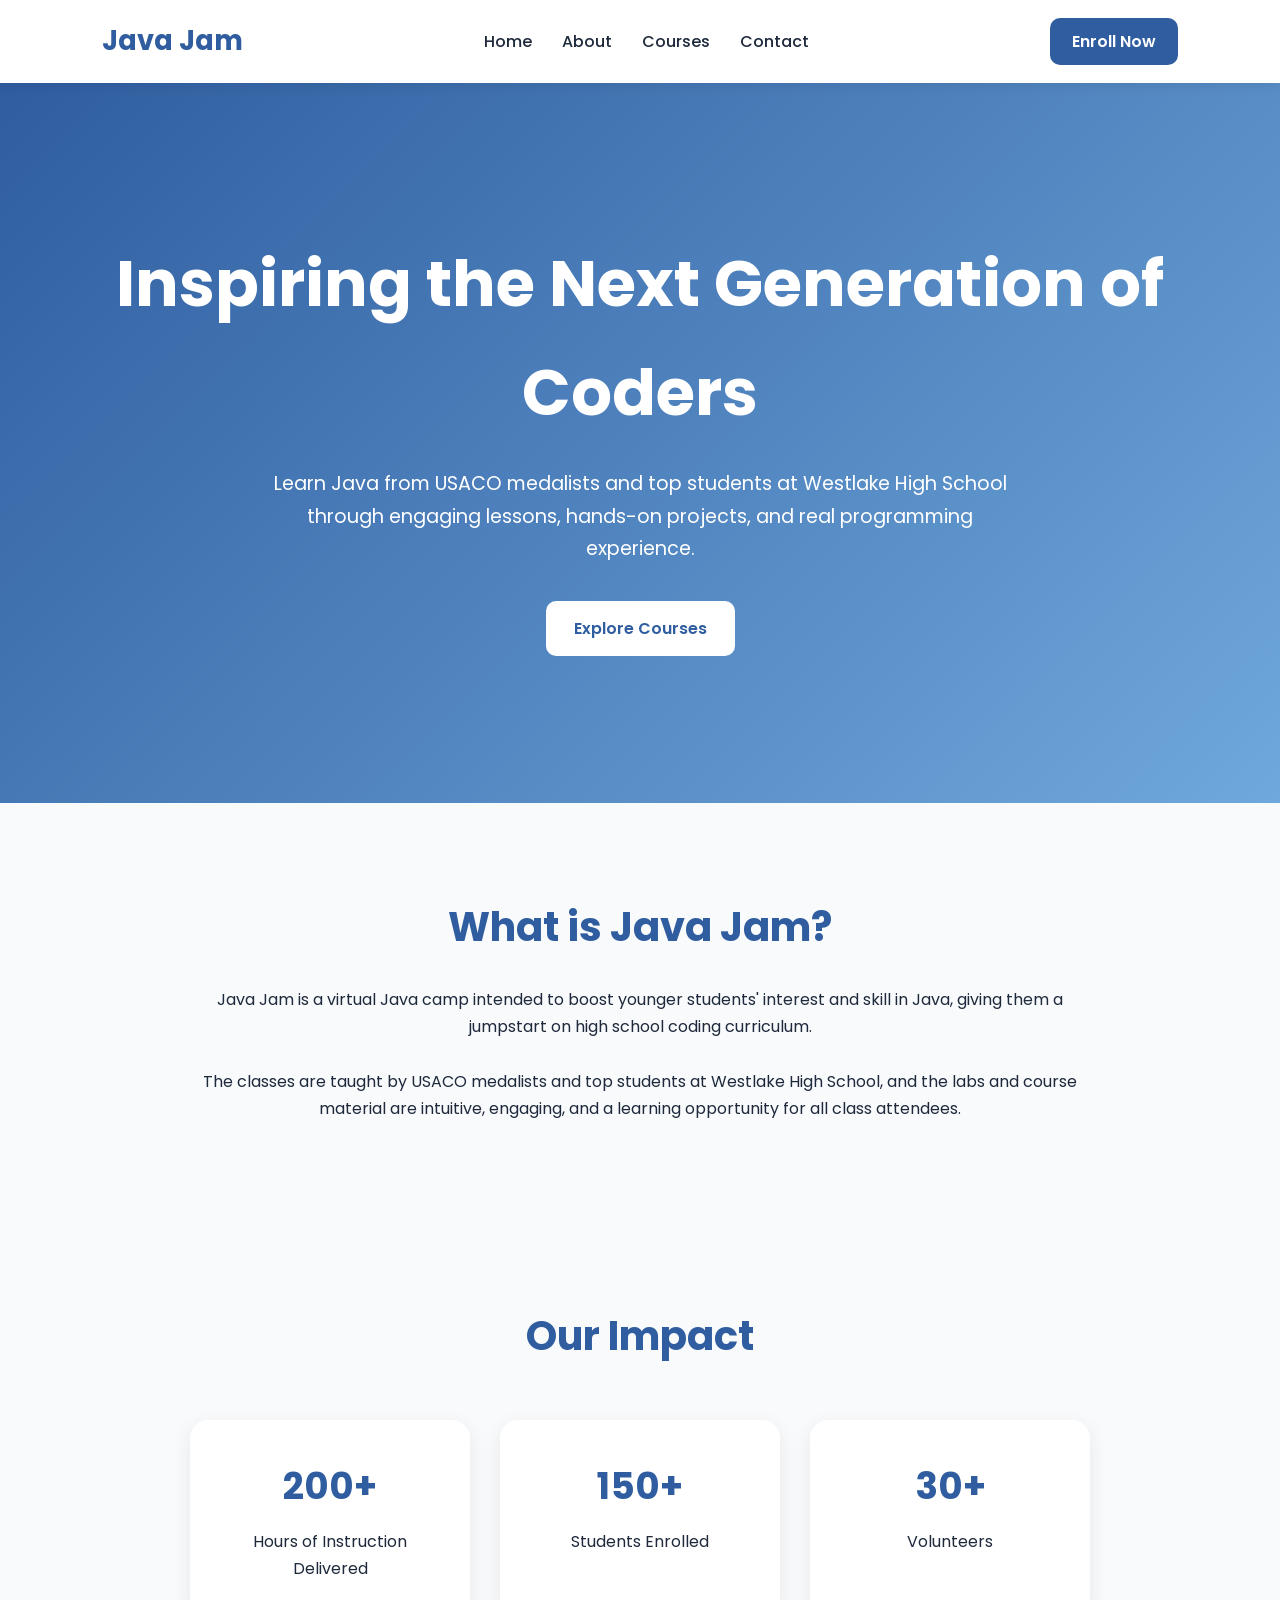
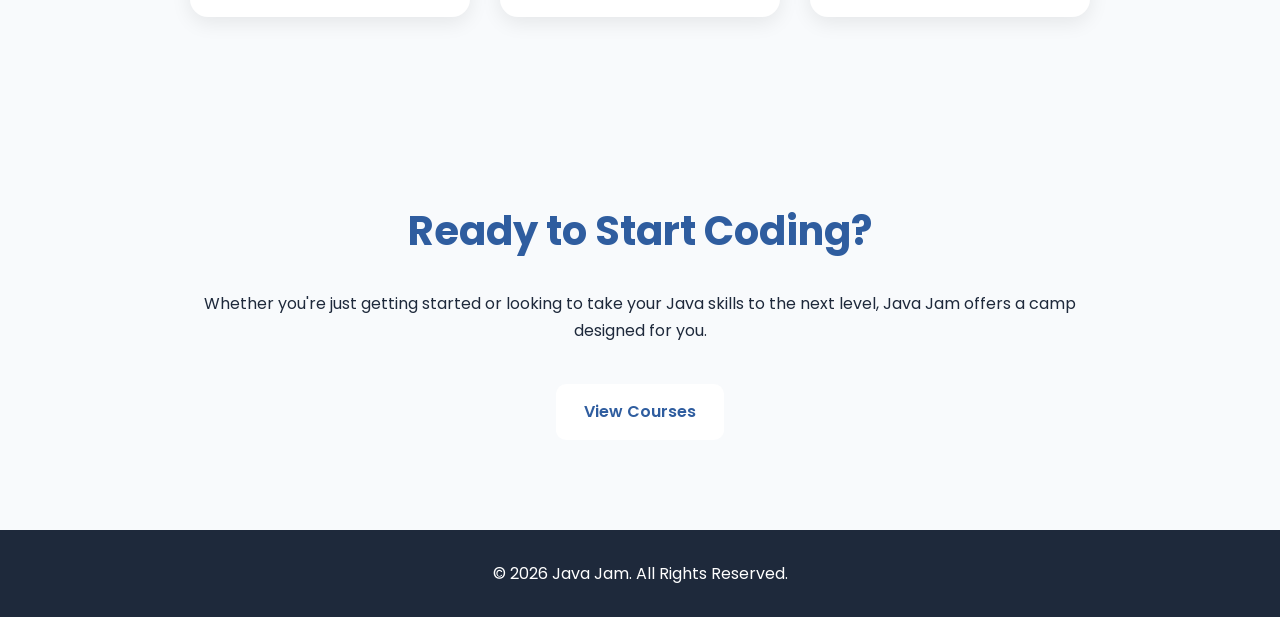
<file: index.html>
<!DOCTYPE html>
<html lang="en">

<head>
    <meta charset="UTF-8">
    <meta name="viewport" content="width=device-width, initial-scale=1.0">

    <title>Java Jam</title>

    <link rel="stylesheet" href="style.css">

    <link href="https://fonts.googleapis.com/css2?family=Poppins:wght@300;400;500;600;700&display=swap" rel="stylesheet">
</head>

<body>

    <!-- NAVIGATION -->

    <nav>

        <div class="logo">
            Java Jam
        </div>

        <div class="nav-links">
            <a href="index.html">Home</a>
            <a href="about.html">About</a>
            <a href="courses.html">Courses</a>
            <a href="contact.html">Contact</a>
        </div>

        <a href="courses.html" class="enroll-nav">
            Enroll Now
        </a>

    </nav>

    <!-- HERO SECTION -->

    <section class="hero">

        <h1>
            Inspiring the Next Generation of Coders
        </h1>

        <p>
            Learn Java from USACO medalists and top students at
            Westlake High School through engaging lessons,
            hands-on projects, and real programming experience.
        </p>

        <a href="courses.html" class="hero-btn">
            Explore Courses
        </a>

    </section>

    <!-- MISSION SECTION -->

    <section>

        <h2 class="section-title">
            What is Java Jam?
        </h2>

        <p class="section-text">
            Java Jam is a virtual Java camp intended to boost younger
            students' interest and skill in Java, giving them a jumpstart
            on high school coding curriculum.
        </p>

        <br>

        <p class="section-text">
            The classes are taught by USACO medalists and top students
            at Westlake High School, and the labs and course material
            are intuitive, engaging, and a learning opportunity for
            all class attendees.
        </p>

    </section>

    <!-- IMPACT SECTION -->

    <section>

        <h2 class="section-title">
            Our Impact
        </h2>

        <div class="stats">

            <div class="stat-card">
                <h3>200+</h3>
                <p>Hours of Instruction Delivered</p>
            </div>

            <div class="stat-card">
                <h3>150+</h3>
                <p>Students Enrolled</p>
            </div>

            <div class="stat-card">
                <h3>30+</h3>
                <p>Volunteers</p>
            </div>

        </div>

    </section>

    <!-- CALL TO ACTION -->

    <section>

        <h2 class="section-title">
            Ready to Start Coding?
        </h2>

        <p class="section-text">
            Whether you're just getting started or looking to take your
            Java skills to the next level, Java Jam offers a camp designed
            for you.
        </p>

        <div style="text-align:center; margin-top:40px;">

            <a href="courses.html" class="hero-btn">
                View Courses
            </a>

        </div>

    </section>

    <!-- FOOTER -->

    <footer>

        <p>
            © 2026 Java Jam. All Rights Reserved.
        </p>

    </footer>

</body>

</html>
</file>
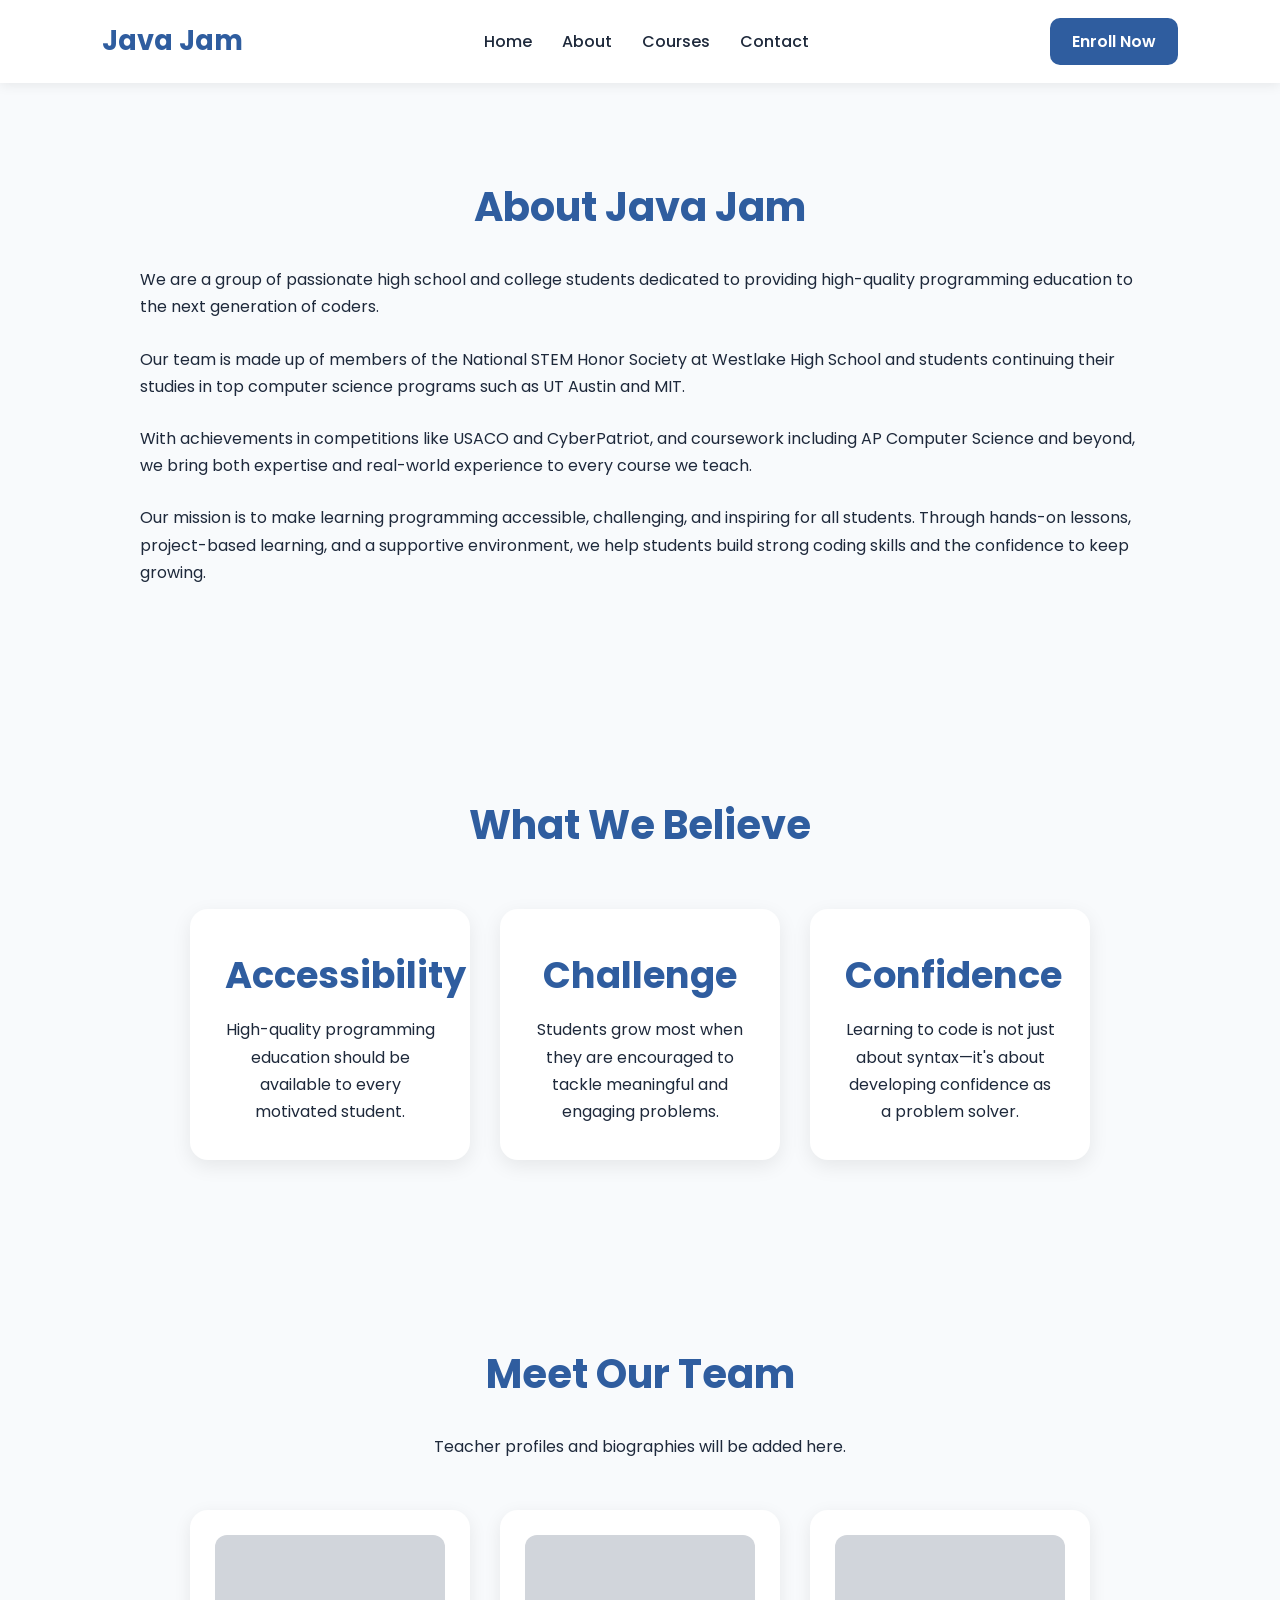
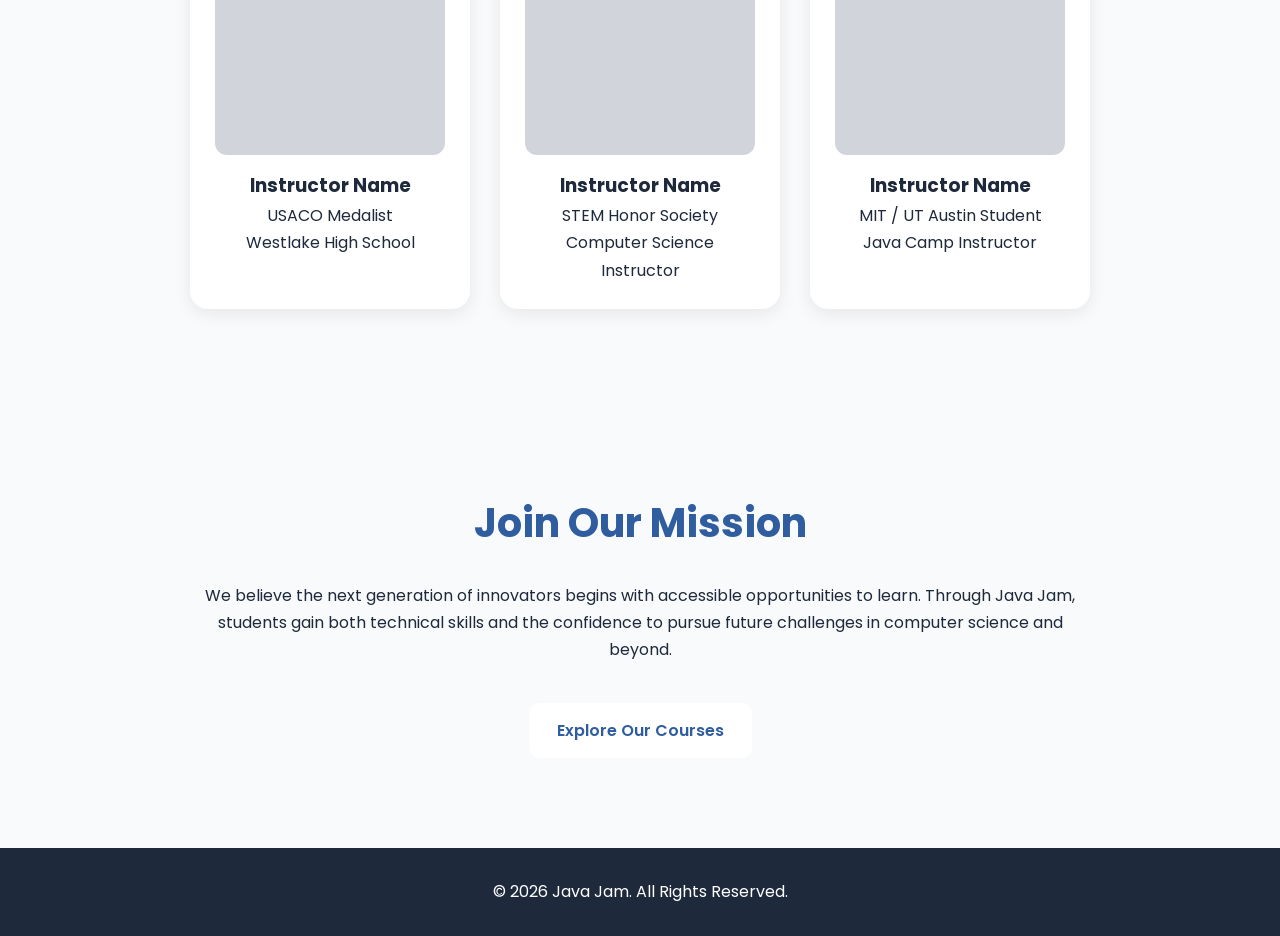
<file: about.html>
<!DOCTYPE html>
<html lang="en">

<head>
    <meta charset="UTF-8">
    <meta name="viewport" content="width=device-width, initial-scale=1.0">

    <title>About Us | Java Jam</title>

    <link rel="stylesheet" href="style.css">

    <link href="https://fonts.googleapis.com/css2?family=Poppins:wght@300;400;500;600;700&display=swap" rel="stylesheet">
</head>

<body>

    <!-- NAVIGATION -->

    <nav>

        <div class="logo">
            Java Jam
        </div>

        <div class="nav-links">
            <a href="index.html">Home</a>
            <a href="about.html">About</a>
            <a href="courses.html">Courses</a>
            <a href="contact.html">Contact</a>
        </div>

        <a href="courses.html" class="enroll-nav">
            Enroll Now
        </a>

    </nav>

    <!-- ABOUT HEADER -->

    <section>

        <h1 class="section-title">
            About Java Jam
        </h1>

        <div class="about-container">

            <p>
                We are a group of passionate high school and college students
                dedicated to providing high-quality programming education to
                the next generation of coders.
            </p>

            <p>
                Our team is made up of members of the National STEM Honor
                Society at Westlake High School and students continuing their
                studies in top computer science programs such as UT Austin
                and MIT.
            </p>

            <p>
                With achievements in competitions like USACO and
                CyberPatriot, and coursework including AP Computer Science
                and beyond, we bring both expertise and real-world
                experience to every course we teach.
            </p>

            <p>
                Our mission is to make learning programming accessible,
                challenging, and inspiring for all students. Through
                hands-on lessons, project-based learning, and a supportive
                environment, we help students build strong coding skills
                and the confidence to keep growing.
            </p>

        </div>

    </section>

    <!-- OUR VALUES -->

    <section>

        <h2 class="section-title">
            What We Believe
        </h2>

        <div class="stats">

            <div class="stat-card">
                <h3>Accessibility</h3>

                <p>
                    High-quality programming education should be available
                    to every motivated student.
                </p>
            </div>

            <div class="stat-card">
                <h3>Challenge</h3>

                <p>
                    Students grow most when they are encouraged to tackle
                    meaningful and engaging problems.
                </p>
            </div>

            <div class="stat-card">
                <h3>Confidence</h3>

                <p>
                    Learning to code is not just about syntax—it's about
                    developing confidence as a problem solver.
                </p>
            </div>

        </div>

    </section>

    <!-- TEAM SECTION -->

    <section>

        <h2 class="section-title">
            Meet Our Team
        </h2>

        <p class="section-text">
            Teacher profiles and biographies will be added here.
        </p>

        <div class="teacher-grid">

            <div class="teacher-card">

                <div class="placeholder-photo"></div>

                <h3>Instructor Name</h3>

                <p>
                    USACO Medalist<br>
                    Westlake High School
                </p>

            </div>

            <div class="teacher-card">

                <div class="placeholder-photo"></div>

                <h3>Instructor Name</h3>

                <p>
                    STEM Honor Society<br>
                    Computer Science Instructor
                </p>

            </div>

            <div class="teacher-card">

                <div class="placeholder-photo"></div>

                <h3>Instructor Name</h3>

                <p>
                    MIT / UT Austin Student<br>
                    Java Camp Instructor
                </p>

            </div>

        </div>

    </section>

    <!-- JOIN US SECTION -->

    <section>

        <h2 class="section-title">
            Join Our Mission
        </h2>

        <p class="section-text">
            We believe the next generation of innovators begins with
            accessible opportunities to learn. Through Java Jam, students
            gain both technical skills and the confidence to pursue future
            challenges in computer science and beyond.
        </p>

        <div style="text-align:center; margin-top:40px;">

            <a href="courses.html" class="hero-btn">
                Explore Our Courses
            </a>

        </div>

    </section>

    <!-- FOOTER -->

    <footer>

        <p>
            © 2026 Java Jam. All Rights Reserved.
        </p>

    </footer>

</body>

</html>
</file>
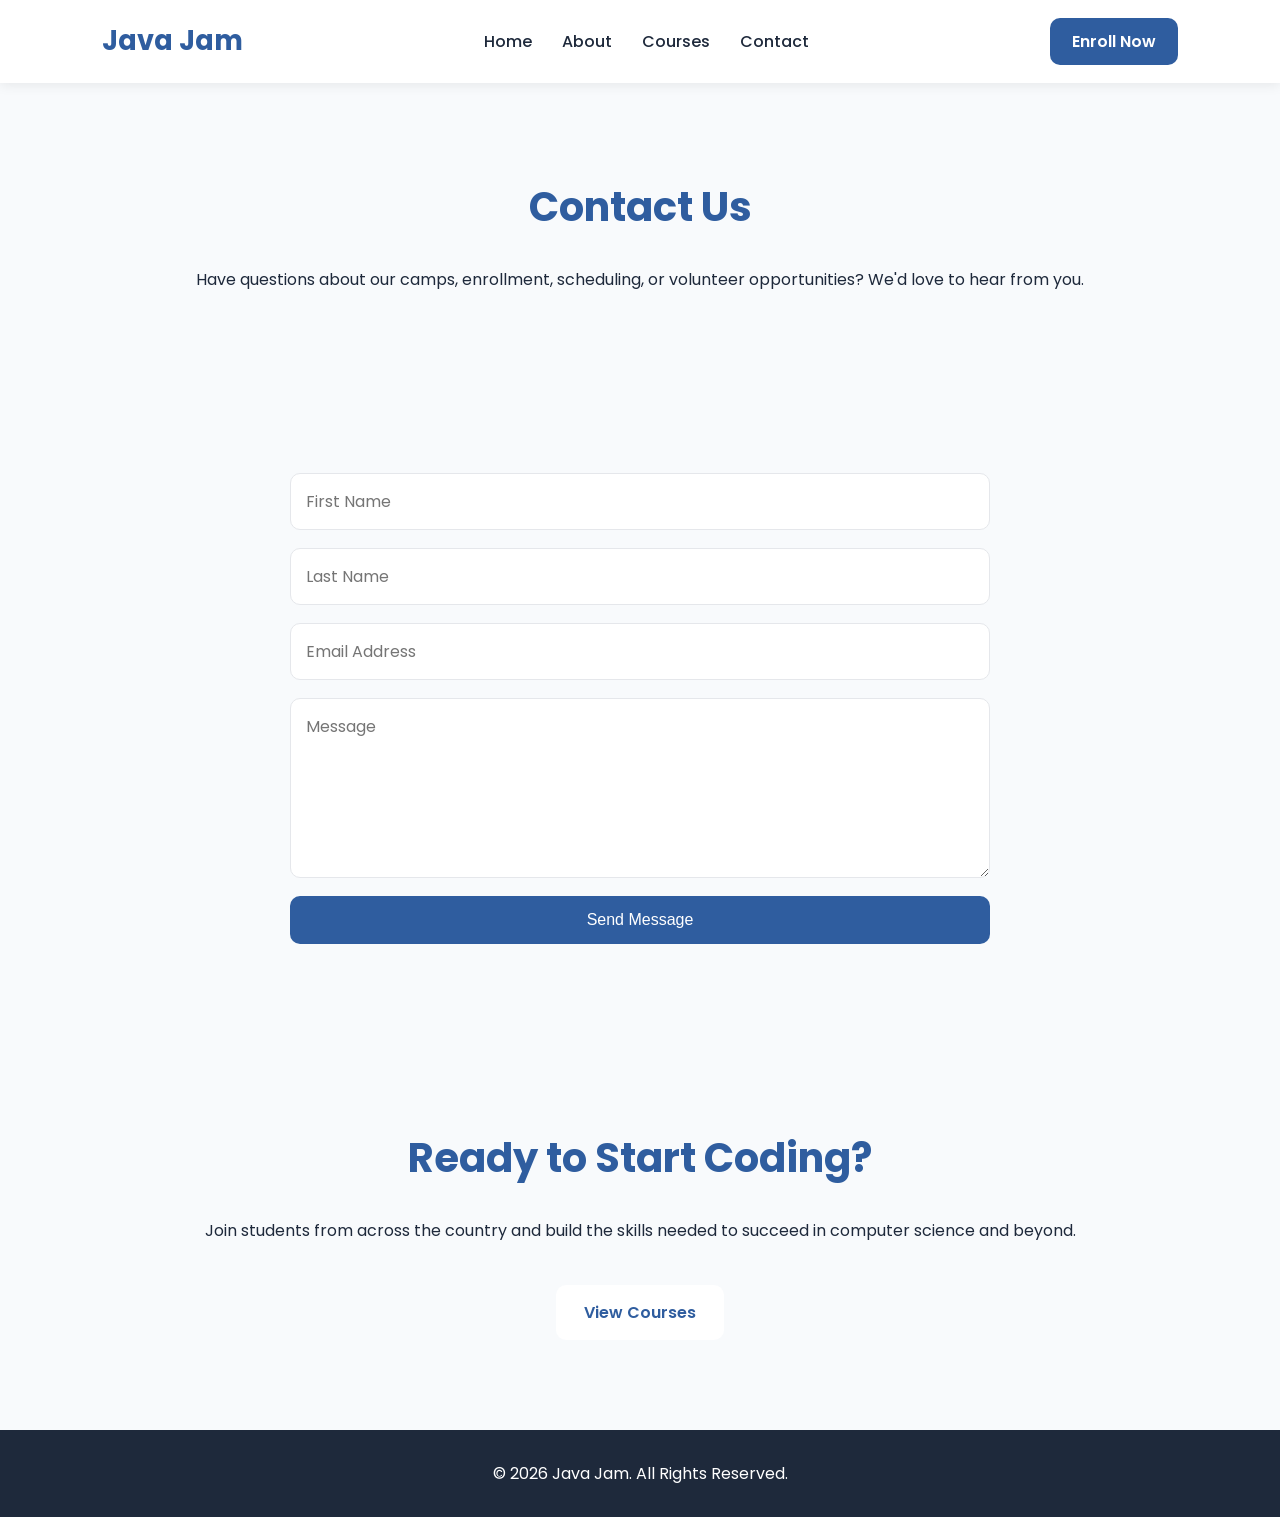
<file: contact.html>
<!DOCTYPE html>
<html lang="en">

<head>
    <meta charset="UTF-8">
    <meta name="viewport" content="width=device-width, initial-scale=1.0">

    <title>Contact Us | Java Jam</title>

    <link rel="stylesheet" href="style.css">

    <link href="https://fonts.googleapis.com/css2?family=Poppins:wght@300;400;500;600;700&display=swap" rel="stylesheet">
</head>

<body>

    <!-- NAVIGATION -->

    <nav>

        <div class="logo">
            Java Jam
        </div>

        <div class="nav-links">
            <a href="index.html">Home</a>
            <a href="about.html">About</a>
            <a href="courses.html">Courses</a>
            <a href="contact.html">Contact</a>
        </div>

        <a href="courses.html" class="enroll-nav">
            Enroll Now
        </a>

    </nav>

    <!-- PAGE HEADER -->

    <section>

        <h1 class="section-title">
            Contact Us
        </h1>

        <p class="section-text">
            Have questions about our camps, enrollment, scheduling, or
            volunteer opportunities? We'd love to hear from you.
        </p>

    </section>

    <!-- CONTACT FORM -->

    <section>

        <form
            action="https://formspree.io/f/mnjyzwpw"
            method="POST"
            class="contact-form">

            <input
                type="text"
                name="first_name"
                placeholder="First Name"
                required>

            <input
                type="text"
                name="last_name"
                placeholder="Last Name"
                required>

            <input
                type="email"
                name="email"
                placeholder="Email Address"
                required>

            <textarea
                name="message"
                placeholder="Message"
                required></textarea>

            <button type="submit">
                Send Message
            </button>

        </form>

    </section>

    <!-- CTA SECTION -->

    <section>

        <h2 class="section-title">
            Ready to Start Coding?
        </h2>

        <p class="section-text">
            Join students from across the country and
            build the skills needed to succeed in
            computer science and beyond.
        </p>

        <div style="text-align:center; margin-top:40px;">

            <a href="courses.html" class="hero-btn">
                View Courses
            </a>

        </div>

    </section>

    <!-- FOOTER -->

    <footer>

        <p>
            © 2026 Java Jam. All Rights Reserved.
        </p>

    </footer>

</body>

</html>
</file>
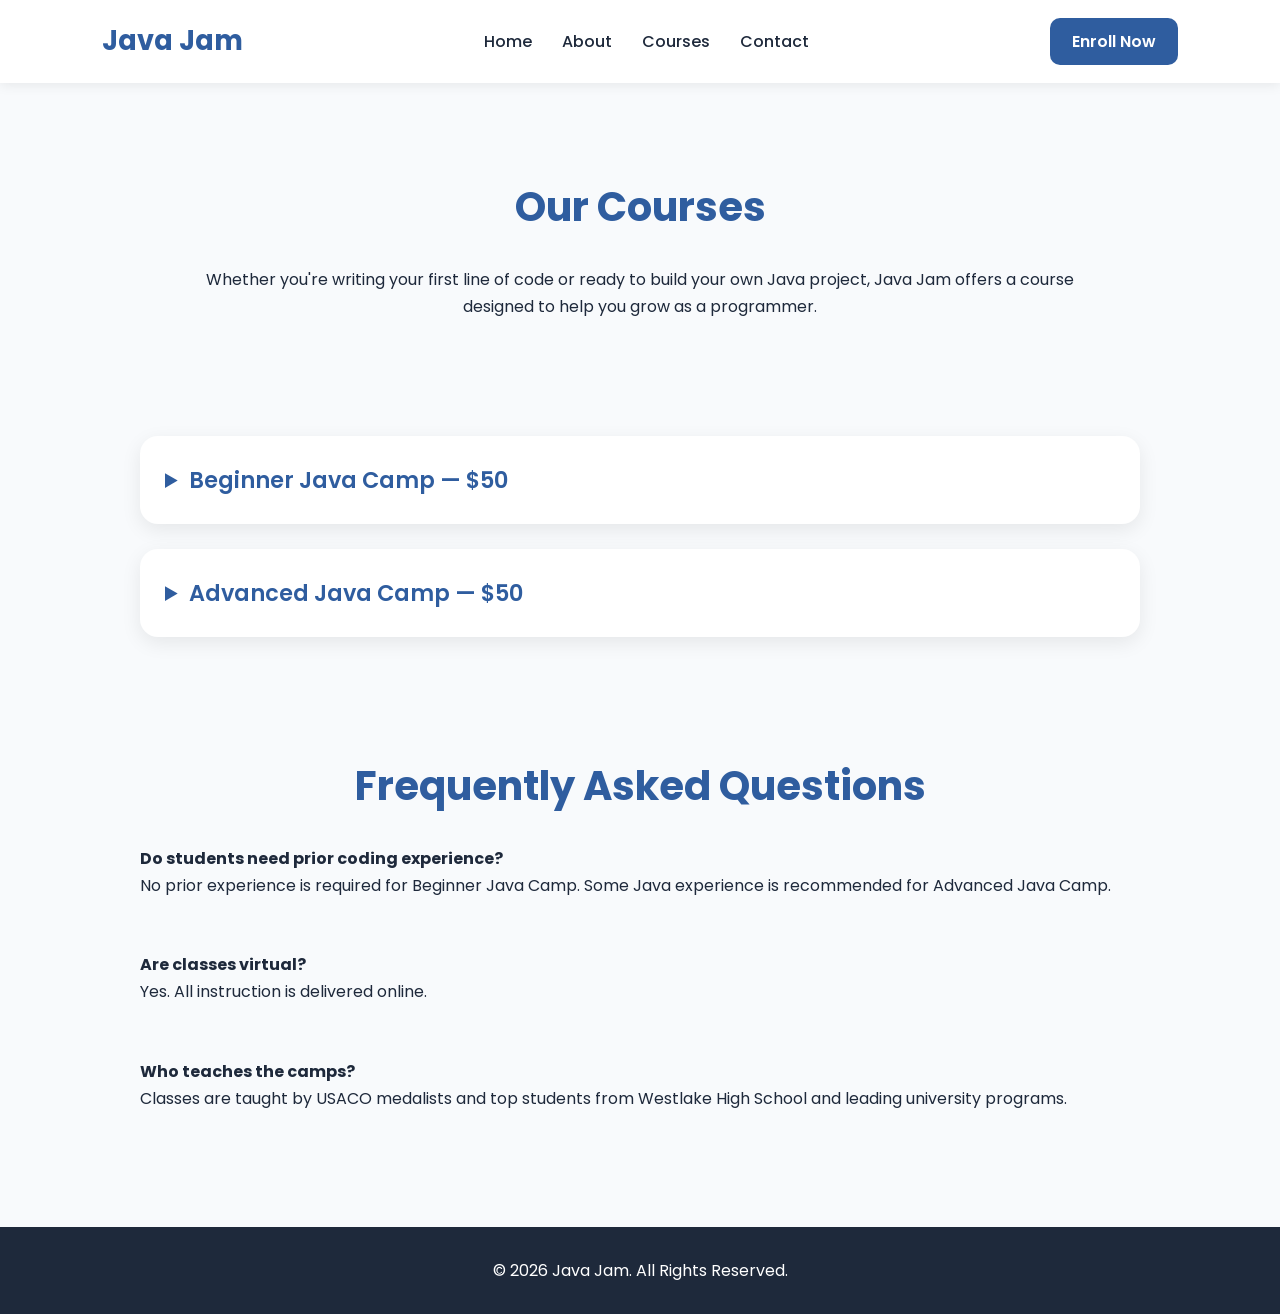
<file: courses.html>
<!DOCTYPE html>
<html lang="en">

<head>
    <meta charset="UTF-8">
    <meta name="viewport" content="width=device-width, initial-scale=1.0">

    <title>Courses | Java Jam</title>

    <link rel="stylesheet" href="style.css">

    <link href="https://fonts.googleapis.com/css2?family=Poppins:wght@300;400;500;600;700&display=swap" rel="stylesheet">
</head>

<body>

    <!-- NAVIGATION -->

    <nav>

        <div class="logo">
            Java Jam
        </div>

        <div class="nav-links">
            <a href="index.html">Home</a>
            <a href="about.html">About</a>
            <a href="courses.html">Courses</a>
            <a href="contact.html">Contact</a>
        </div>

        <a href="courses.html" class="enroll-nav">
            Enroll Now
        </a>

    </nav>

    <!-- PAGE HEADER -->

    <section>

        <h1 class="section-title">
            Our Courses
        </h1>

        <p class="section-text">
            Whether you're writing your first line of code or ready to build
            your own Java project, Java Jam offers a course designed to help
            you grow as a programmer.
        </p>

    </section>

    <!-- BEGINNER COURSE -->

    <details class="course-card">

        <summary>
            Beginner Java Camp — $50
        </summary>

        <div class="course-content">

            <p>
                <strong>Time:</strong> 1:00 PM – 4:00 PM Daily (CST)
            </p>

            <p>
                <strong>Level:</strong> Beginner |
                <strong>Ages:</strong> 9–14
            </p>

            <p>
                Kickstart your coding journey with our Beginner Java Camp!
                Over five afternoons, students build a strong foundation
                in Java programming through hands-on lessons and
                real-world challenges.
            </p>

            <h4>Camp Schedule</h4>

            <ul>
                <li>
                    <strong>Day 1:</strong> Intro to Java — setup, syntax,
                    and writing your first programs
                </li>

                <li>
                    <strong>Day 2:</strong> Conditionals & Loops —
                    making decisions and building smarter code
                </li>

                <li>
                    <strong>Day 3:</strong> Arrays & Matrices —
                    organizing and managing data with 1D and 2D arrays
                </li>

                <li>
                    <strong>Day 4:</strong> Contest Problems —
                    practice solving beginner-friendly coding challenges
                </li>

                <li>
                    <strong>Day 5:</strong> Project Day —
                    design and complete your own Java project
                </li>
            </ul>

            <p>
                By the end of camp, students will be ready to tackle
                coding problems, start personal projects, and continue
                growing their skills.
            </p>

            <p>
                <strong>
                    No experience needed — just bring your curiosity and
                    creativity!
                </strong>
            </p>

            <div class="course-controls">

                <select>
                    <option>June 1 – June 5</option>
                    <option>June 8 – June 12</option>
                    <option>June 15 – June 19</option>
                    <option>July 6 – July 10</option>
                    <option>July 27 – July 31</option>
                    <option>August 3 – August 7</option>
                </select>

                <input
                    type="number"
                    min="1"
                    value="1"
                >

                <a
                    href="https://venmo.com/u/Yimei-Zhao"
                    target="_blank"
                    class="enroll-btn">

                    Enroll Now

                </a>

            </div>

        </div>

    </details>

    <!-- ADVANCED COURSE -->

    <details class="course-card">

        <summary>
            Advanced Java Camp — $50
        </summary>

        <div class="course-content">

            <p>
                <strong>Time:</strong> 1:00 PM – 4:00 PM Daily (CST)
            </p>

            <p>
                <strong>Level:</strong> Advanced |
                <strong>Ages:</strong> 9–14
            </p>

            <p>
                Take your Java skills to the next level with our
                Advanced Java Camp! Over five afternoons, students
                dive deeper into programming concepts and build a
                complete Java project from start to finish.
            </p>

            <h4>Camp Schedule</h4>

            <ul>

                <li>
                    <strong>Day 1:</strong> Java Review —
                    refresh key concepts and sharpen coding fundamentals
                </li>

                <li>
                    <strong>Day 2:</strong> Objects & Classes —
                    learn the building blocks of object-oriented programming
                </li>

                <li>
                    <strong>Day 3:</strong> Project Intro & Structuring —
                    plan, design, and begin your own Java project
                </li>

                <li>
                    <strong>Day 4:</strong> Project Work Day —
                    bring your ideas to life with guidance and support
                </li>

                <li>
                    <strong>Day 5:</strong> Project Completion —
                    polish and showcase your finished project
                </li>

            </ul>

            <p>
                By the end of camp, students will have created a complete
                Java project they can be proud of and be ready for more
                advanced challenges ahead.
            </p>

            <p>
                <strong>
                    Some Java experience recommended.
                </strong>
            </p>

            <div class="course-controls">

                <select>
                    <option>June 1 – June 5</option>
                    <option>June 8 – June 12</option>
                    <option>June 15 – June 19</option>
                    <option>July 6 – July 10</option>
                    <option>July 27 – July 31</option>
                    <option>August 3 – August 7</option>
                </select>

                <input
                    type="number"
                    min="1"
                    value="1"
                >

                <a
                    href="https://venmo.com/u/Yimei-Zhao"
                    target="_blank"
                    class="enroll-btn">

                    Enroll Now

                </a>

            </div>

        </div>

    </details>

    <!-- FAQ SECTION -->

    <section>

        <h2 class="section-title">
            Frequently Asked Questions
        </h2>

        <div class="about-container">

            <p>
                <strong>Do students need prior coding experience?</strong><br>
                No prior experience is required for Beginner Java Camp.
                Some Java experience is recommended for Advanced Java Camp.
            </p>

            <br>

            <p>
                <strong>Are classes virtual?</strong><br>
                Yes. All instruction is delivered online.
            </p>

            <br>

            <p>
                <strong>Who teaches the camps?</strong><br>
                Classes are taught by USACO medalists and top students
                from Westlake High School and leading university programs.
            </p>

        </div>

    </section>

    <!-- FOOTER -->

    <footer>

        <p>
            © 2026 Java Jam. All Rights Reserved.
        </p>

    </footer>

</body>

</html>
</file>
<file: style.css>
/* =========================================
   JAVA JAM - MAIN STYLESHEET
   ========================================= */

:root {
    --primary: #2F5D9F;
    --secondary: #6FA8DC;
    --dark: #1E293B;
    --light: #FFFFFF;
    --background: #F8FAFC;
    --border: #E5E7EB;
}

/* =========================================
   RESET
   ========================================= */

* {
    margin: 0;
    padding: 0;
    box-sizing: border-box;
}

html {
    scroll-behavior: smooth;
}

body {
    font-family: 'Poppins', sans-serif;
    background: var(--background);
    color: var(--dark);
    line-height: 1.7;
}

/* =========================================
   NAVIGATION
   ========================================= */

nav {
    display: flex;
    justify-content: space-between;
    align-items: center;

    padding: 18px 8%;

    background: white;

    position: sticky;
    top: 0;

    z-index: 1000;

    box-shadow: 0 2px 12px rgba(0,0,0,0.08);
}

.logo {
    font-size: 1.7rem;
    font-weight: 700;
    color: var(--primary);
}

.nav-links {
    display: flex;
    gap: 30px;
}

.nav-links a,
.nav-links a:visited {
    color: var(--dark);
    text-decoration: none;
    font-weight: 500;
    transition: 0.3s;
}

.nav-links a:hover {
    color: var(--primary);
}

.enroll-nav,
.enroll-nav:visited {
    background: var(--primary);
    color: white;
    text-decoration: none;

    padding: 10px 22px;
    border-radius: 10px;

    font-weight: 600;

    transition: 0.3s;
}

.enroll-nav:hover {
    transform: translateY(-2px);
}

/* =========================================
   HERO SECTION
   ========================================= */

.hero {
    min-height: 80vh;

    display: flex;
    flex-direction: column;
    justify-content: center;
    align-items: center;

    text-align: center;

    padding: 0 20px;

    background: linear-gradient(
        135deg,
        var(--primary),
        var(--secondary)
    );

    color: white;
}

.hero h1 {
    font-size: 4rem;
    margin-bottom: 20px;
}

.hero p {
    font-size: 1.2rem;
    max-width: 750px;
    margin-bottom: 35px;
}

.hero-btn,
.hero-btn:visited {
    display: inline-block;

    background: white;
    color: var(--primary);

    text-decoration: none;
    font-weight: 600;

    padding: 14px 28px;

    border-radius: 10px;

    transition: 0.3s;
}

.hero-btn:hover {
    transform: translateY(-3px);
}

/* =========================================
   GENERAL SECTIONS
   ========================================= */

section {
    padding: 90px 10%;
}

.section-title {
    text-align: center;

    font-size: 2.5rem;

    color: var(--primary);

    margin-bottom: 25px;
}

.section-text {
    max-width: 900px;

    margin: auto;

    text-align: center;
}

/* =========================================
   STATISTICS
   ========================================= */

.stats {
    display: flex;
    justify-content: center;
    gap: 30px;

    flex-wrap: wrap;

    margin-top: 50px;
}

.stat-card {
    background: white;

    width: 280px;

    padding: 35px;

    border-radius: 18px;

    text-align: center;

    box-shadow: 0 6px 20px rgba(0,0,0,0.08);

    transition: 0.3s;
}

.stat-card:hover {
    transform: translateY(-8px);
}

.stat-card h3 {
    font-size: 2.3rem;
    color: var(--primary);
}

.stat-card p {
    margin-top: 10px;
}

/* =========================================
   ABOUT PAGE
   ========================================= */

.about-container {
    max-width: 1000px;
    margin: auto;
}

.about-container p {
    margin-bottom: 25px;
}

.teacher-grid {
    display: flex;
    justify-content: center;
    gap: 30px;

    flex-wrap: wrap;

    margin-top: 50px;
}

.teacher-card {
    background: white;

    width: 280px;

    padding: 25px;

    border-radius: 18px;

    text-align: center;

    box-shadow: 0 5px 18px rgba(0,0,0,0.08);
}

.placeholder-photo {
    width: 100%;
    height: 220px;

    background: #D1D5DB;

    border-radius: 12px;

    margin-bottom: 15px;
}

/* =========================================
   COURSES
   ========================================= */

.course-card {
    max-width: 1000px;

    margin: 25px auto;

    background: white;

    border-radius: 18px;

    padding: 25px;

    box-shadow: 0 6px 20px rgba(0,0,0,0.08);
}

.course-card summary {
    cursor: pointer;

    font-size: 1.4rem;
    font-weight: 600;

    color: var(--primary);
}

.course-content {
    margin-top: 25px;
}

.course-content h4 {
    margin-top: 20px;
    margin-bottom: 10px;

    color: var(--primary);
}

.course-content ul {
    margin-left: 20px;
}

.course-content li {
    margin-bottom: 10px;
}

.course-controls {
    margin-top: 25px;

    display: flex;
    gap: 15px;

    flex-wrap: wrap;
}

.course-controls select,
.course-controls input {
    padding: 12px;

    border: 1px solid var(--border);

    border-radius: 8px;

    font-family: inherit;
}

.enroll-btn,
.enroll-btn:visited {
    background: var(--primary);

    color: white;

    text-decoration: none;

    padding: 12px 22px;

    border-radius: 8px;

    font-weight: 600;

    transition: 0.3s;
}

.enroll-btn:hover {
    transform: translateY(-2px);
}

/* =========================================
   CONTACT PAGE
   ========================================= */

.contact-form {
    max-width: 700px;

    margin: auto;

    display: flex;
    flex-direction: column;

    gap: 18px;
}

.contact-form input,
.contact-form textarea {
    padding: 15px;

    border: 1px solid var(--border);

    border-radius: 10px;

    font-family: inherit;
    font-size: 1rem;
}

.contact-form textarea {
    min-height: 180px;
    resize: vertical;
}

.contact-form button {
    background: var(--primary);

    color: white;

    border: none;

    padding: 15px;

    border-radius: 10px;

    font-size: 1rem;

    cursor: pointer;

    transition: 0.3s;
}

.contact-form button:hover {
    transform: translateY(-2px);
}

/* =========================================
   FOOTER
   ========================================= */

footer {
    background: var(--dark);

    color: white;

    text-align: center;

    padding: 30px;
}

/* =========================================
   MOBILE
   ========================================= */

@media (max-width: 900px) {

    nav {
        flex-direction: column;
        gap: 15px;
    }

    .nav-links {
        flex-wrap: wrap;
        justify-content: center;
    }

    .hero h1 {
        font-size: 2.8rem;
    }

    .course-controls {
        flex-direction: column;
    }

    .course-controls select,
    .course-controls input {
        width: 100%;
    }
}
.course-card[open] {
    border: 2px solid var(--secondary);
}
</file>
